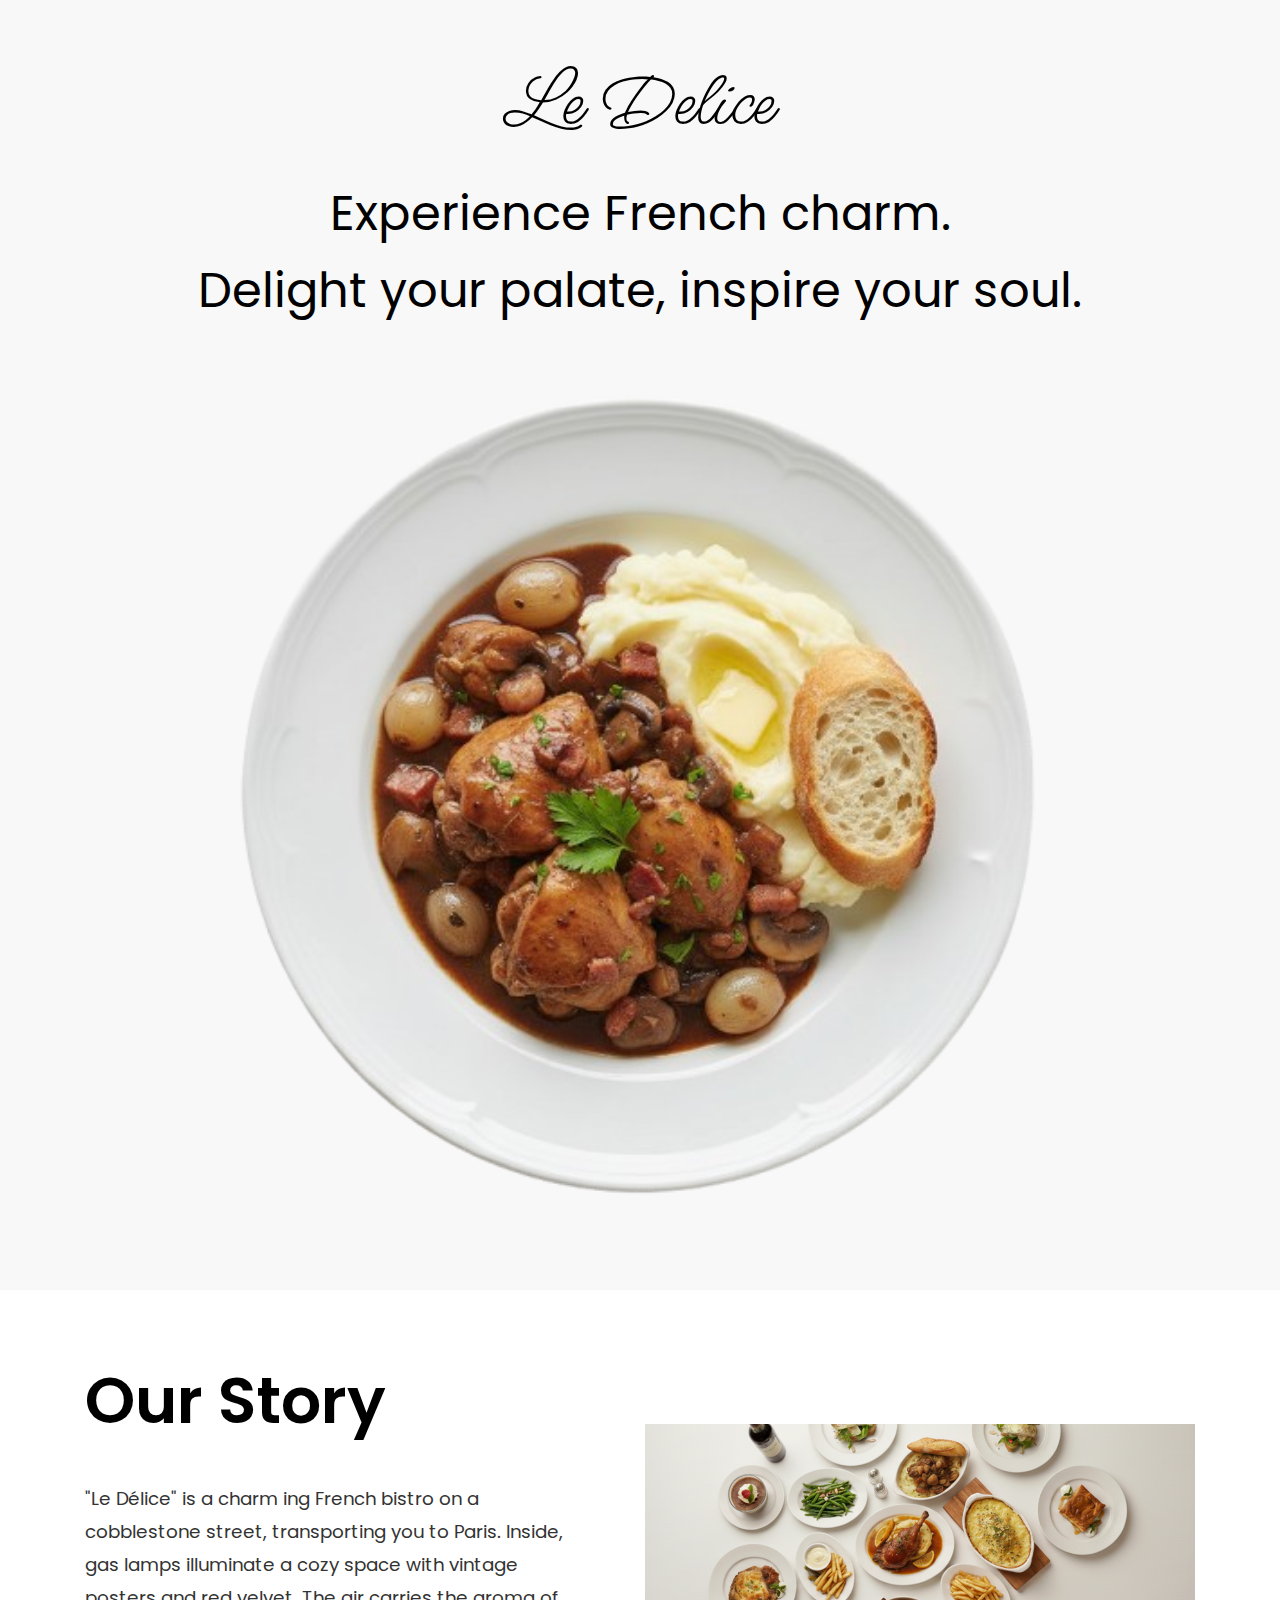
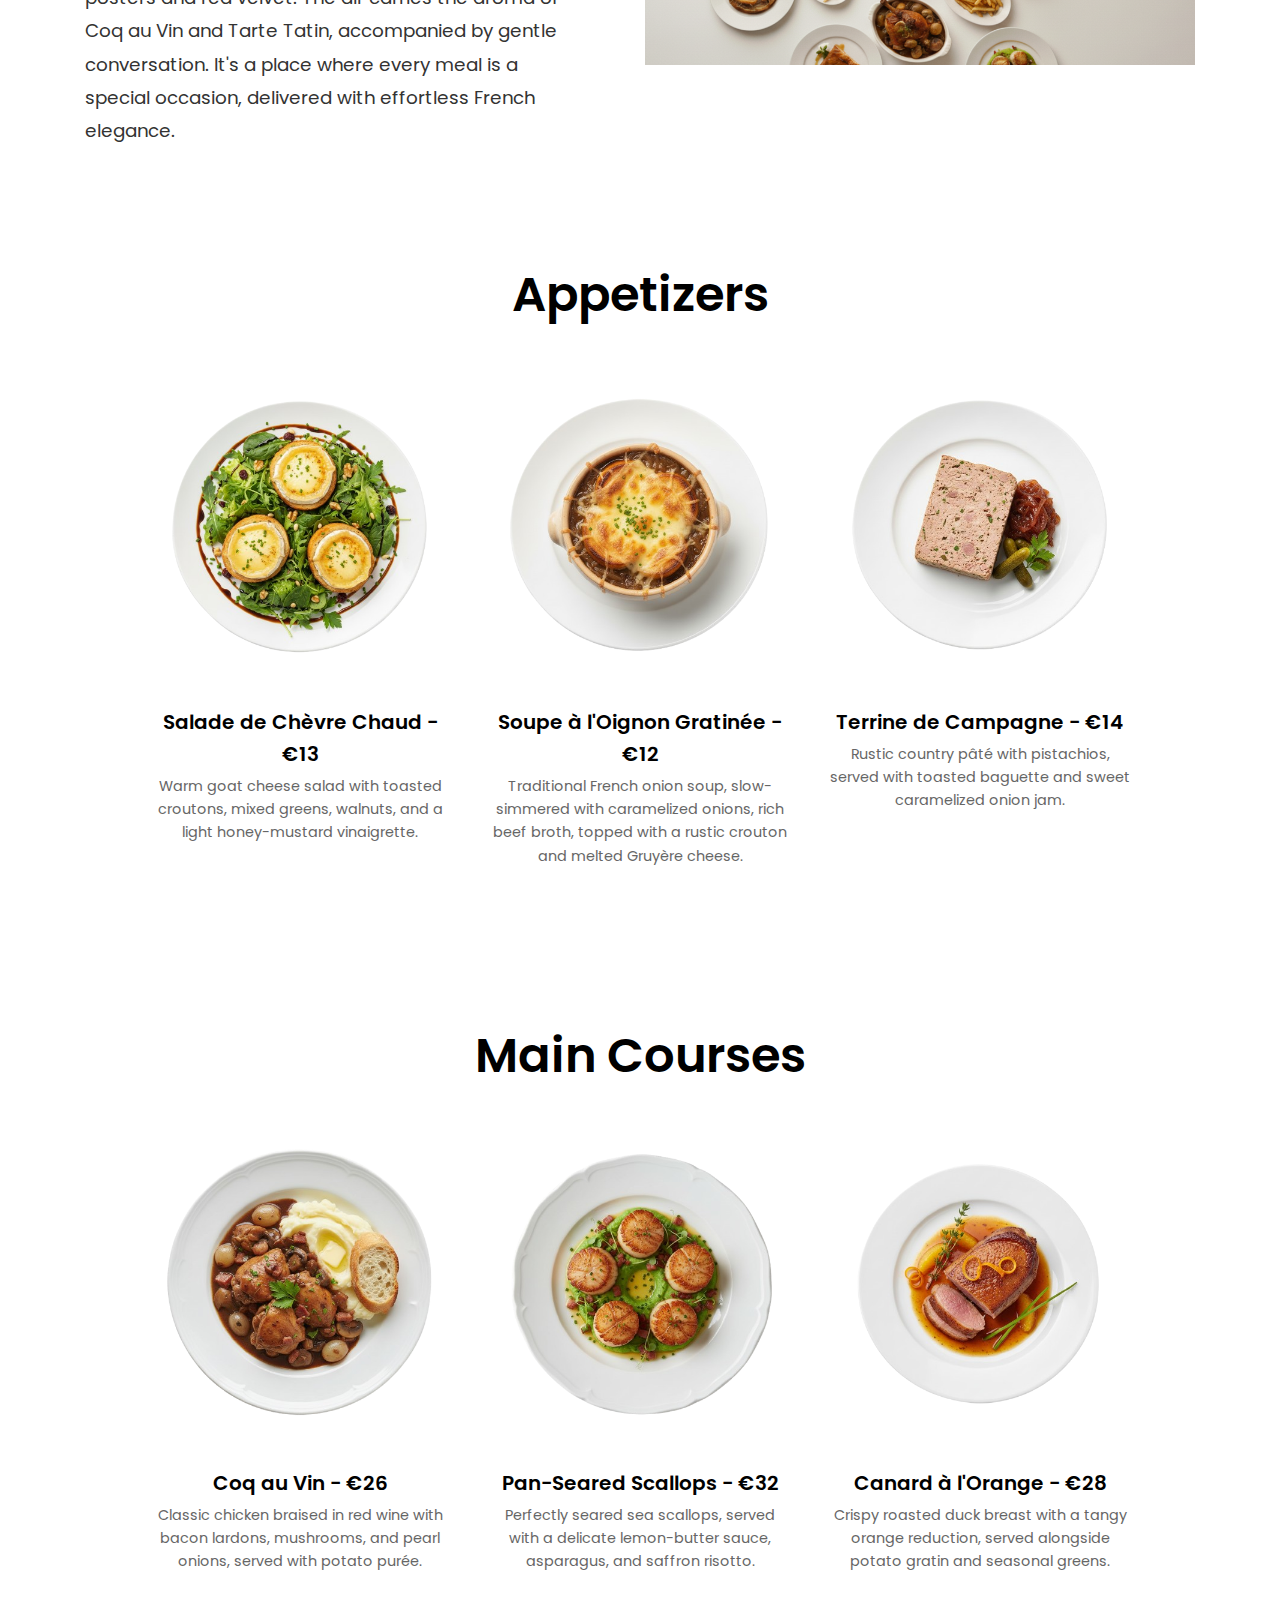
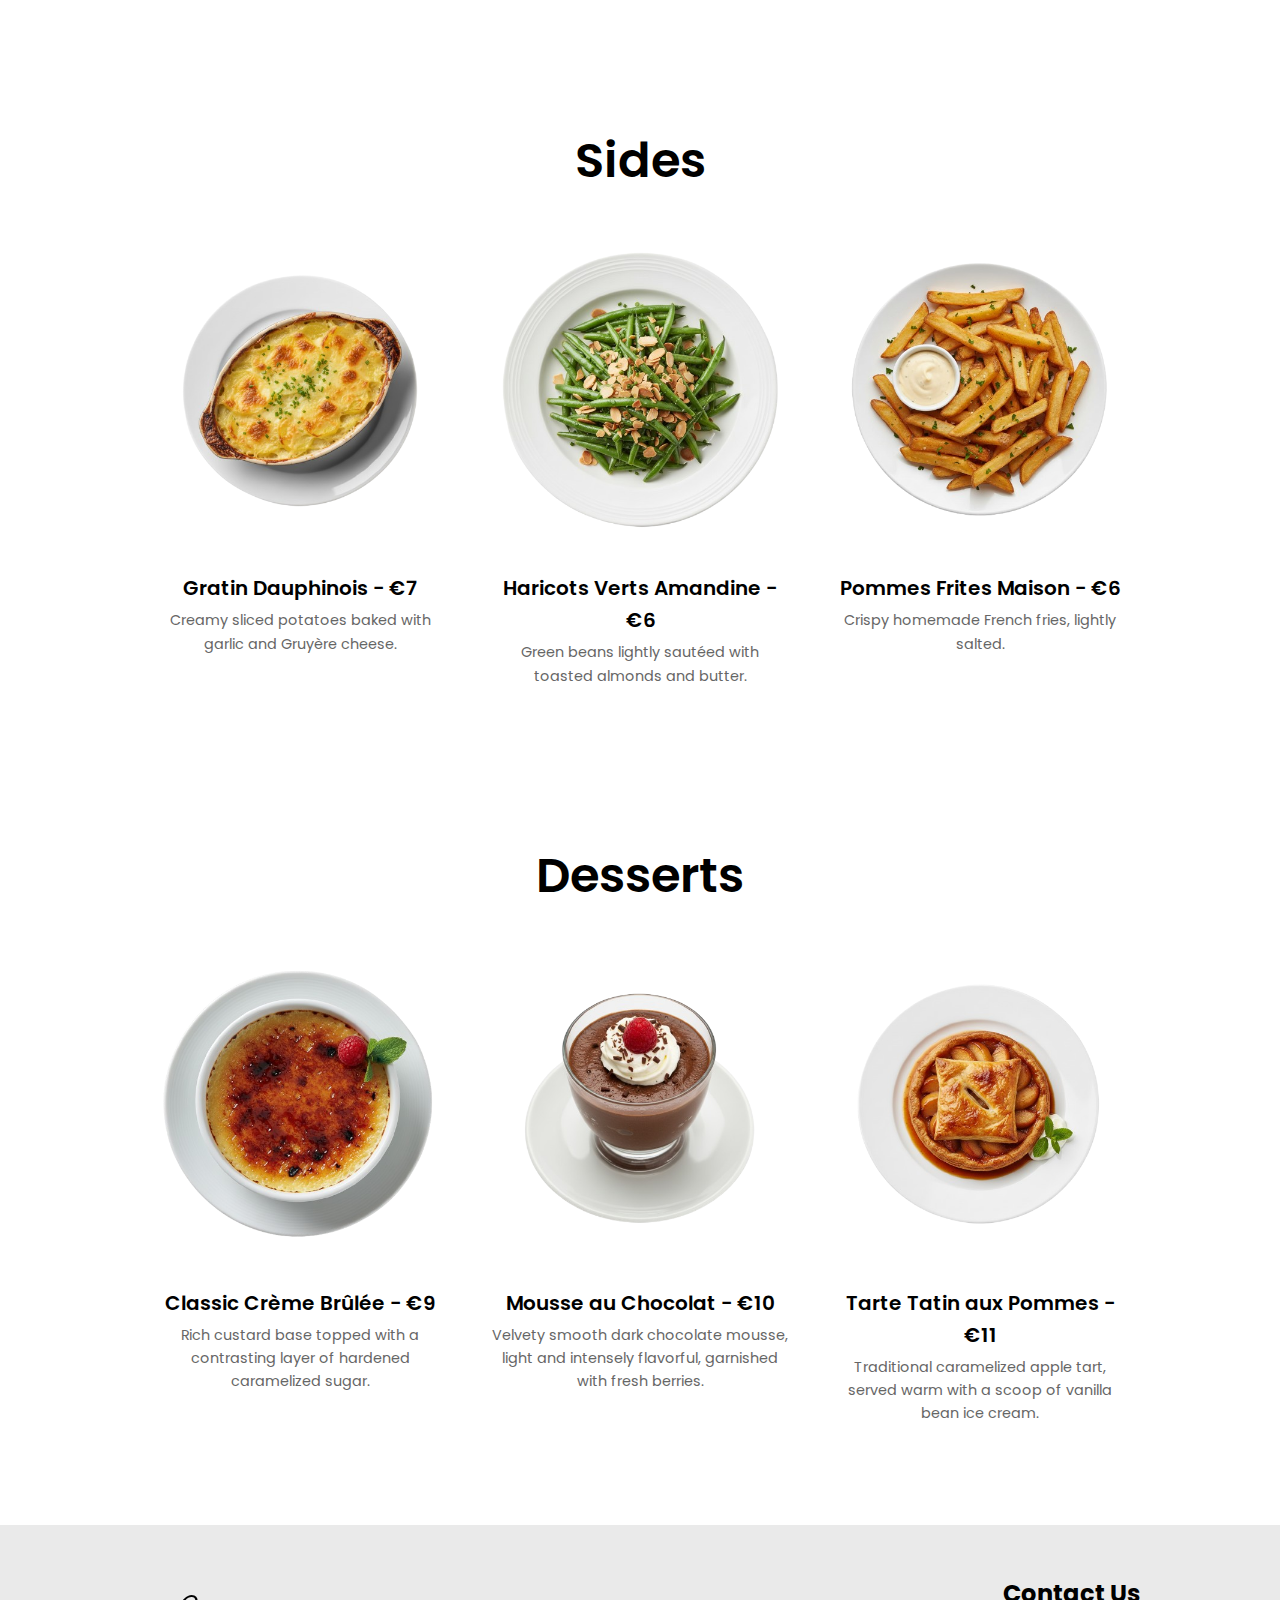
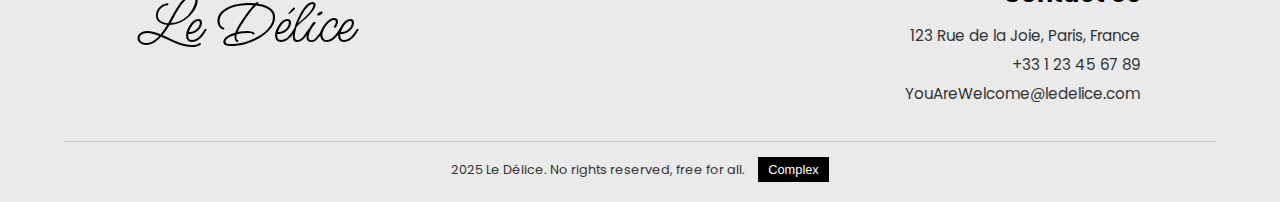
<file: LeDelice/simpler.html>
<!DOCTYPE html>
<html lang="en">
<head>
    <meta charset="UTF-8">
    <meta name="viewport" content="width=device-width, initial-scale=1.0">
    <title>Le Délice</title>
    <meta name="description" content="A throw away vibe-coded site for an assignment">
    <meta name="author" content="Ali Abdelkefi">
    <link rel="icon" type="image/png" href="./Images/logo.png">
    <meta property="og:title" content="Le Délice">
    <meta property="og:description" content="A throw away vibe-coded site for an assignment">
    <meta name="image" property="og:image" content="https://ledelice.pages.dev/Images/logo.png">
    <meta property="og:image:type" content="image/png">
    <meta property="og:type" content="website">
    <link rel="stylesheet" href="./simpler.css">
</head>
<body>

    <main>
        <section class="hero-intro">
            
            <h1 class="site-title-moved">Le Delice</h1>

            <h2 class="main-pitch">Experience French charm.</br> Delight your palate, inspire your soul.</h2>
            <img src="./Images/dish1.png" alt="A beautifully plated French dish">
        </section>

        <section class="story-combined">
            <div class="story-text-wrapper">
                <h2>Our Story</h2>
                <p>
                    "Le Délice" is a charm  ing French bistro on a cobblestone street, transporting you to Paris. 
                    Inside, gas lamps illuminate a cozy space with vintage posters and red velvet. 
                    The air carries the aroma of Coq au Vin and Tarte Tatin, accompanied by gentle conversation. 
                    It's a place where every meal is a special occasion, delivered with effortless French elegance.
                </p>
            </div>
            
            <div class="story-image-wrapper">
                <img src="./Images/dishes.png" alt="A variety of French dishes displayed">
            </div>
        </section>

        <section class="menu-section">
            <h2>Appetizers</h2>
            
            <div class="menu-gallery">
                <div class="menu-item">
                    <img src="./MenuImages/SaladedeChèvreChaud.png" alt="Salade de Chèvre Chaud (Warm Goat Cheese Salad)">
                    <h3>Salade de Chèvre Chaud - €13</h3>
                    <p>Warm goat cheese salad with toasted croutons, mixed greens, walnuts, and a light honey-mustard vinaigrette.</p>
                </div>

                <div class="menu-item">
                    <img src="./MenuImages/SoupeOignonGratinée.png" alt="Soupe à l'Oignon Gratinée (French Onion Soup)">
                    <h3>Soupe à l'Oignon Gratinée - €12</h3>
                    <p>Traditional French onion soup, slow-simmered with caramelized onions, rich beef broth, topped with a rustic crouton and melted Gruyère cheese.</p>
                
                </div>

                <div class="menu-item">
                    <img src="./MenuImages/TerrinedeCampagneavecConfitOignons.png" alt="Terrine de Campagne (Country Pâté)">
                    <h3>Terrine de Campagne - €14</h3>
                    <p>Rustic country pâté with pistachios, served with toasted baguette and sweet caramelized onion jam.</p>
                </div>
            </div>
        </section>

        <section class="menu-section">
            <h2>Main Courses</h2>
            
            <div class="menu-gallery">
                <div class="menu-item">
                    <img src="./MenuImages/CoqauVin.png" alt="Coq au Vin">
                    <h3>Coq au Vin - €26</h3>
                    <p>Classic chicken braised in red wine with bacon lardons, mushrooms, and pearl onions, served with potato purée.</p>
                </div>

                <div class="menu-item">
                    <img src="./MenuImages/Pan-SearedScallops.png" alt="Pan-Seared Scallops">
                    <h3>Pan-Seared Scallops - €32</h3>
                    <p>Perfectly seared sea scallops, served with a delicate lemon-butter sauce, asparagus, and saffron risotto.</p>
                </div>

                <div class="menu-item">
                    <img src="./MenuImages/CanardOrange.png" alt="Canard à l'Orange">
                    <h3>Canard à l'Orange - €28</h3>
                    <p>Crispy roasted duck breast with a tangy orange reduction, served alongside potato gratin and seasonal greens.</p>
                </div>
            </div>
        </section>

        <section class="menu-section">
            <h2>Sides</h2>
            
            <div class="menu-gallery">
                <div class="menu-item">
                    <img src="./MenuImages/GratinDauphinois.png" alt="Gratin Dauphinois">
                    <h3>Gratin Dauphinois - €7</h3>
                    <p>Creamy sliced potatoes baked with garlic and Gruyère cheese.</p>
                </div>

                <div class="menu-item">
                    <img src="./MenuImages/HaricotsVertsAmandine.png" alt="Haricots Verts Amandine">
                    <h3>Haricots Verts Amandine - €6</h3>
                    <p>Green beans lightly sautéed with toasted almonds and butter.</p>
                </div>

                <div class="menu-item">
                    <img src="./MenuImages/PommesFritesMaison.png" alt="Pommes Frites Maison">
                    <h3>Pommes Frites Maison - €6</h3>
                    <p>Crispy homemade French fries, lightly salted.</p>
                </div>
            </div>
        </section>

        <section class="menu-section">
            <h2>Desserts</h2>
            
            <div class="menu-gallery">
                <div class="menu-item">
                    <img src="./MenuImages/ClassicCremeBrulee.png" alt="Classic Crème Brûlée">
                    <h3>Classic Crème Brûlée - €9</h3>
                    <p>Rich custard base topped with a contrasting layer of hardened caramelized sugar.</p>
                </div>

                <div class="menu-item">
                    <img src="./MenuImages/MousseauChocolat.png" alt="Mousse au Chocolat">
                    <h3>Mousse au Chocolat - €10</h3>
                    <p>Velvety smooth dark chocolate mousse, light and intensely flavorful, garnished with fresh berries.</p>
                </div>

                <div class="menu-item">
                    <img src="./MenuImages/TarteTatinauxPommes.png" alt="Tarte Tatin aux Pommes">
                    <h3>Tarte Tatin aux Pommes - €11</h3>
                    <p>Traditional caramelized apple tart, served warm with a scoop of vanilla bean ice cream.</p>
                </div>
            </div>
        </section>

    </main>
    
    <footer>
        <div>
            <h2>Le Délice</h2>
            
            <address>
                <h3>Contact Us</h3>
                <p>123 Rue de la Joie, Paris, France</p>
                <p>+33 1 23 45 67 89</p>
                <p>YouAreWelcome@ledelice.com</p>
            </address>
        </div>

        <p>
            2025 Le Délice. No rights reserved, free for all. 
            <a href="./index.html" target="_blank"><button>Complex</button></a>
        </p>
    </footer>

</body>
</html>
</file>
<file: LeDelice/simpler.css>
@import url('https://fonts.googleapis.com/css2?family=Ms+Madi&family=Poppins:wght@400;500;600;700&display=swap');

* {
    margin: 0;
    padding: 0;
    box-sizing: border-box;
}

body {
    font-family: 'Poppins', sans-serif;
    color: #333;
    line-height: 1.6;
    background-color: #f8f8f8;
}

h1, h2, h3 {
    font-family: 'Poppins', sans-serif;
    font-weight: 600;
    color: #000;
}

.site-title-moved, footer h2 {
    font-family: 'Ms Madi', cursive;
    font-weight: 400;
}

a {
    text-decoration: none;
    color: inherit;
}

main section {
    padding: 80px 5%;
    margin: 0 auto; 
    text-align: center;
}

main section h2 {
    font-size: 3rem;
    margin-bottom: 40px;
}

.hero-intro {
    background-color: #f8f8f8;
    display: flex;
    flex-direction: column;
    justify-content: center;
    align-items: center;
    padding: 40px 5%; 
    color: #333;
}

.site-title-moved {
    font-size: 5rem;
    color: #000;
    margin-bottom: 0.5rem;
}

.main-pitch {
    font-weight: 400;
    margin-bottom: 20px; 
    margin-top: 0; 
    padding-top: 0;
}

.hero-intro img {
    max-width: 900px;
    width: 80%;
    height: auto;
    border-radius: 8px; 
    box-shadow: none;
    object-fit: contain; 
}

.story-combined {
    background-color: #fff; 
    border: none;
    display: flex;
    flex-wrap: wrap; 
    align-items: center;
    justify-content: center;
    gap: 60px; 
    padding: 60px 5%;
}

.story-text-wrapper {
    max-width: 500px; 
    text-align: left;
    flex: 1 1 450px; 
}

.story-combined h2 {
    font-size: 4rem; 
    text-align: left; 
    margin-bottom: 30px; 
}

.story-combined p {
    font-size: 1.15rem;
    line-height: 1.8;
}

.story-image-wrapper {
    flex: 1 1 500px; 
    max-width: 550px;
}

.story-image-wrapper img {
    width: 100%;
    height: auto;
    max-height: 500px; 
    object-fit: cover;
    border-radius: 0;
    box-shadow: none;
}

/* === MENU SECTIONS (Appetizers, Mains, Sides, Desserts) === */
.menu-section { 
    background-color: #fff;
    padding-top: 50px;
}

.menu-gallery {
    display: flex;
    flex-wrap: wrap;
    justify-content: center;
    gap: 40px;
}

.menu-item {
    width: 300px;
    margin-bottom: 20px;
    text-align: center;
    border: none;
}

.menu-item img {
    width: 300px;
    height: 300px;
    object-fit: cover;
    border-radius: 8px; 
    margin-bottom: 25px;
    border: none;
}

.menu-item h3 {
    font-size: 1.25rem;
    margin-bottom: 5px;
}

.menu-item p {
    font-size: 0.9rem;
    color: #666;
}

/* === FOOTER === */
footer {
    background-color: #eaeaea;
    color: #333;
    padding: 50px 5% 20px;
}

footer > div {
    display: flex;
    justify-content: space-between;
    align-items: flex-start;
    max-width: 1000px;
    margin: 0 auto 30px;
    text-align: left;
}

footer h2 {
    font-size: 4rem;
    margin: 0;
    flex-shrink: 0;
    padding-right: 50px;
}

footer h3 {
    font-size: 1.5rem;
    font-weight: 700;
    margin-bottom: 10px;
    text-align: right;
}

footer address {
    font-style: normal;
    text-align: right;
}

footer address p {
    margin: 5px 0;
    color: #333;
    font-size: 0.95rem;
}

footer > p {
    font-size: 0.8rem;
    text-align: center;
    border-top: 1px solid #ccc;
    padding-top: 15px;
}

footer button {
    background-color: #000;
    color: #fff;
    border: none;
    padding: 5px 10px;
    cursor: pointer;
    font-size: 0.8rem;
    margin-left: 10px;
}

/* === Media Queries === */
@media (max-width: 768px) {
    
    .site-title-moved {
        font-size: 3.5rem;
    }
    .main-pitch {
        font-size: 2rem;
    }
    
    main section h2 {
        font-size: 2.5rem;
    }

    .story-combined {
        flex-direction: column;
        gap: 30px;
    }
    .story-text-wrapper, .story-image-wrapper {
        max-width: 100%;
        flex: auto;
    }
    
    .story-combined h2 {
        text-align: center;
        font-size: 3rem; 
        margin-bottom: 20px;
    }
    .story-text-wrapper {
        order: 2; 
        text-align: left;
        padding: 0 20px; 
    }
    .story-image-wrapper {
        order: 1;
        margin-bottom: 0;
    }

    .hero-intro img {
        width: 100%;
        max-width: 100%;
    }

    /* Menu item adjustments (now using class names) */
    .menu-item {
        width: 100%;
        max-width: 350px;
    }
    .menu-item img {
        width: 250px;
        height: 250px;
    }

    footer > div {
        flex-direction: column;
        align-items: center;
        gap: 30px;
    }

    footer h2 {
        padding-right: 0;
    }

    footer address, footer h3 {
        text-align: center;
    }
}
</file>
